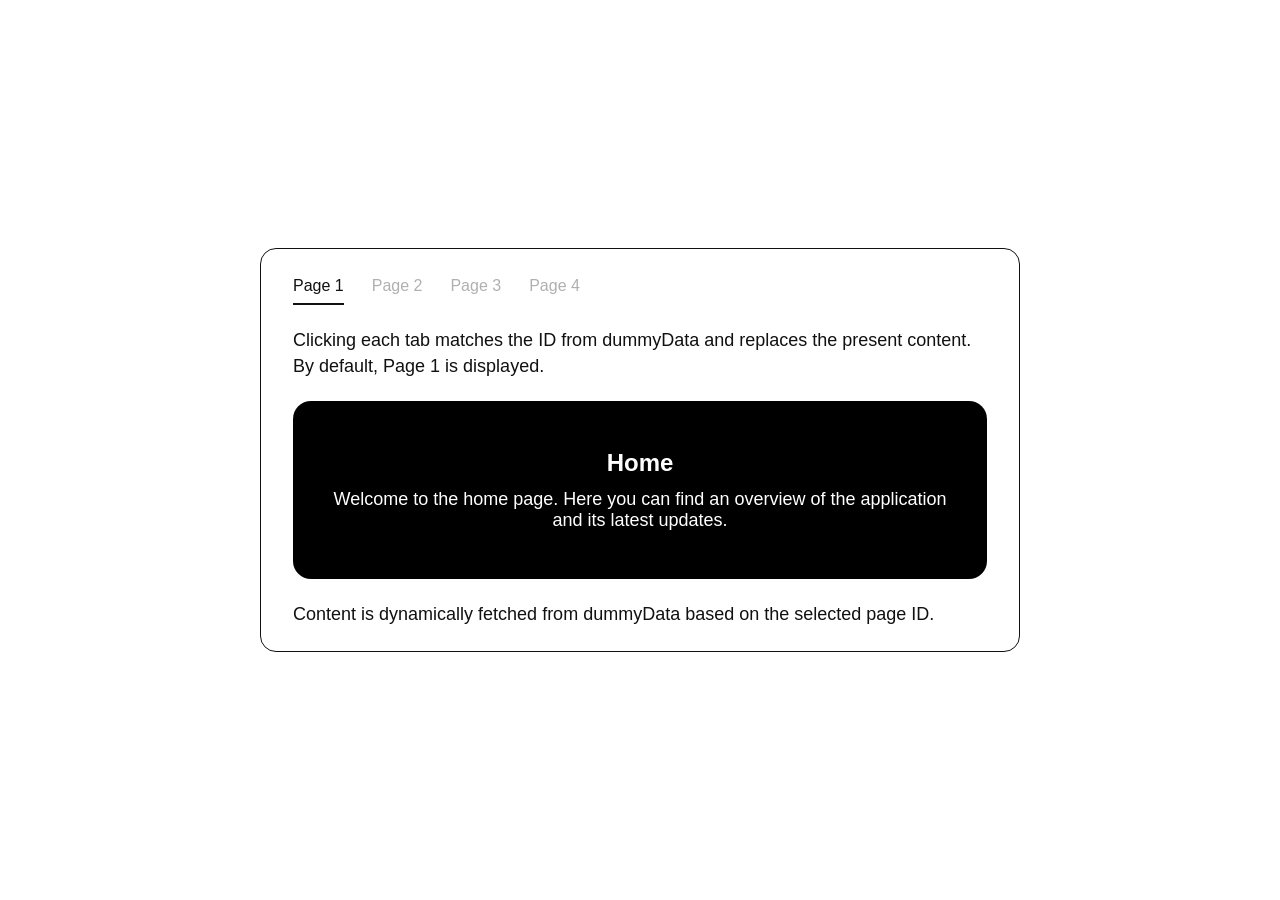
<file: task16/index.html>
<!DOCTYPE html>
<html lang="en">
<head>
  <meta charset="UTF-8">
  <meta name="viewport" content="width=device-width, initial-scale=1.0">
  <title>Tabs</title>
  <link rel="stylesheet" href="style.css">
</head>
<body onload="showPage(1)">
  <main class="card">
    <div class="tabs" role="tablist">
      <button class="tab active" id="tab-1" type="button" onclick="showPage(1)" role="tab">Page 1</button>
      <button class="tab" id="tab-2" type="button" onclick="showPage(2)" role="tab">Page 2</button>
      <button class="tab" id="tab-3" type="button" onclick="showPage(3)" role="tab">Page 3</button>
      <button class="tab" id="tab-4" type="button" onclick="showPage(4)" role="tab">Page 4</button>
    </div>

    <p class="instructions">
      Clicking each tab matches the ID from dummyData and replaces the present content. By default, Page 1 is displayed.
    </p>

    <section class="panel" id="contentDisplay" role="tabpanel"></section>

    <p class="note">Content is dynamically fetched from dummyData based on the selected page ID.</p>
  </main>

  <script src="data.js"></script>
  <script src="script.js"></script>
</body>
</html>
</file>
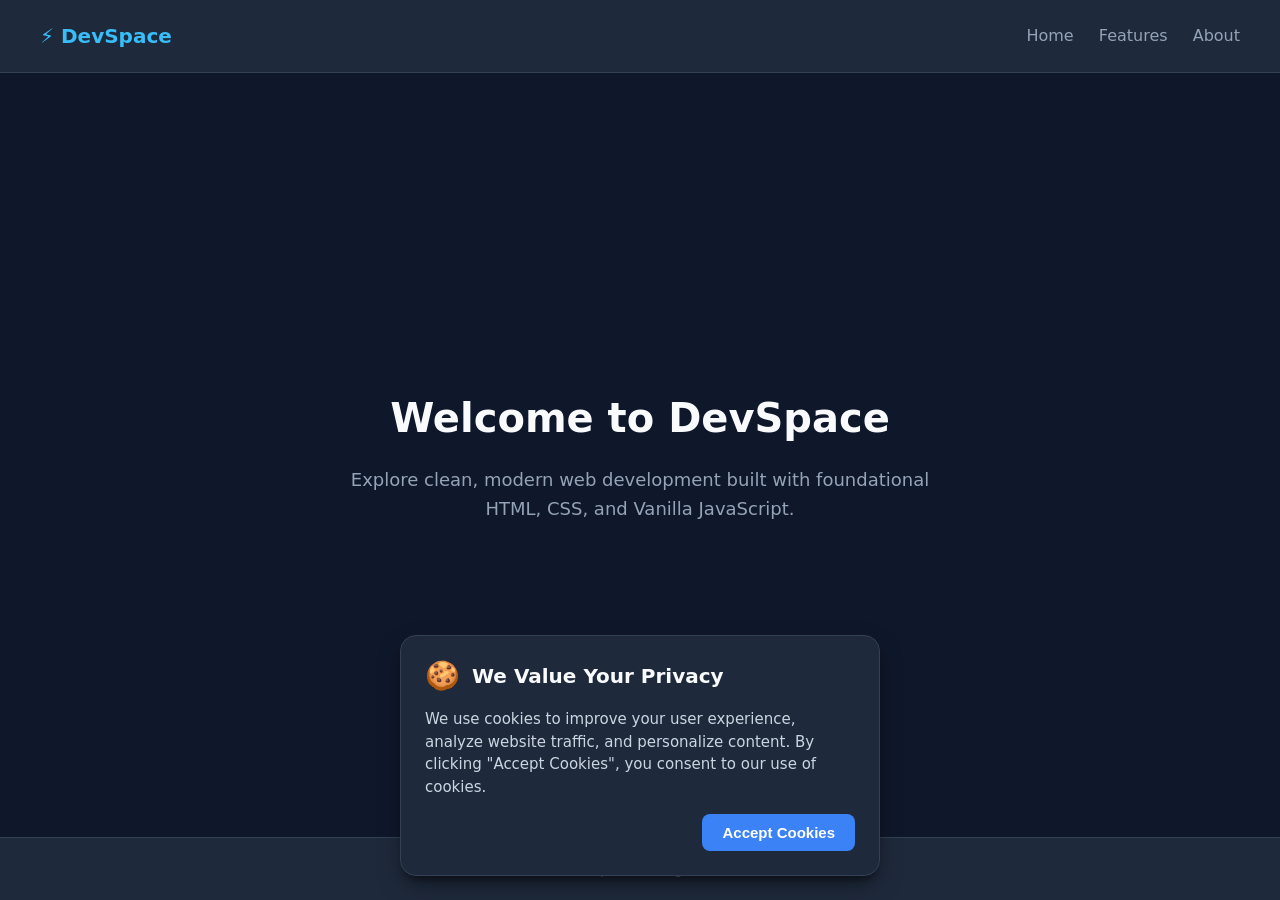
<file: task17/index.html>
<!DOCTYPE html>
<html lang="en">

<head>
  <meta charset="UTF-8">
  <meta name="viewport" content="width=device-width, initial-scale=1.0">
  <title>Cookie Consent Demo</title>
  <link rel="stylesheet" href="style.css">
  <script src="script.js" defer></script>
</head>

<body>

  <!-- Main Webpage Content -->
  <header class="header">
    <div class="logo">⚡ DevSpace</div>
    <nav class="nav">
      <a href="#">Home</a>
      <a href="#">Features</a>
      <a href="#">About</a>
    </nav>
  </header>

  <main class="main-content">
    <section class="hero">
      <h1>Welcome to DevSpace</h1>
      <p>Explore clean, modern web development built with foundational HTML, CSS, and Vanilla JavaScript.</p>
    </section>
  </main>

  <footer class="footer">
    <p>&copy; 2026 DevSpace. All rights reserved.</p>
  </footer>

  <!-- Cookie Consent Popup Container -->
  <div id="cookie-popup" class="cookie-popup" role="dialog" aria-live="polite" aria-labelledby="cookie-heading"
    aria-describedby="cookie-desc">
    <div class="cookie-header">
      <span class="cookie-icon" aria-hidden="true">🍪</span>
      <h2 id="cookie-heading">We Value Your Privacy</h2>
    </div>
    <p id="cookie-desc">
      We use cookies to improve your user experience, analyze website traffic, and personalize content. By clicking
      "Accept Cookies", you consent to our use of cookies.
    </p>
    <div class="cookie-actions">
      <button id="accept-cookies-btn" class="accept-btn" onclick="acceptCookies()">Accept Cookies</button>
    </div>
  </div>

</body>

</html>
</file>
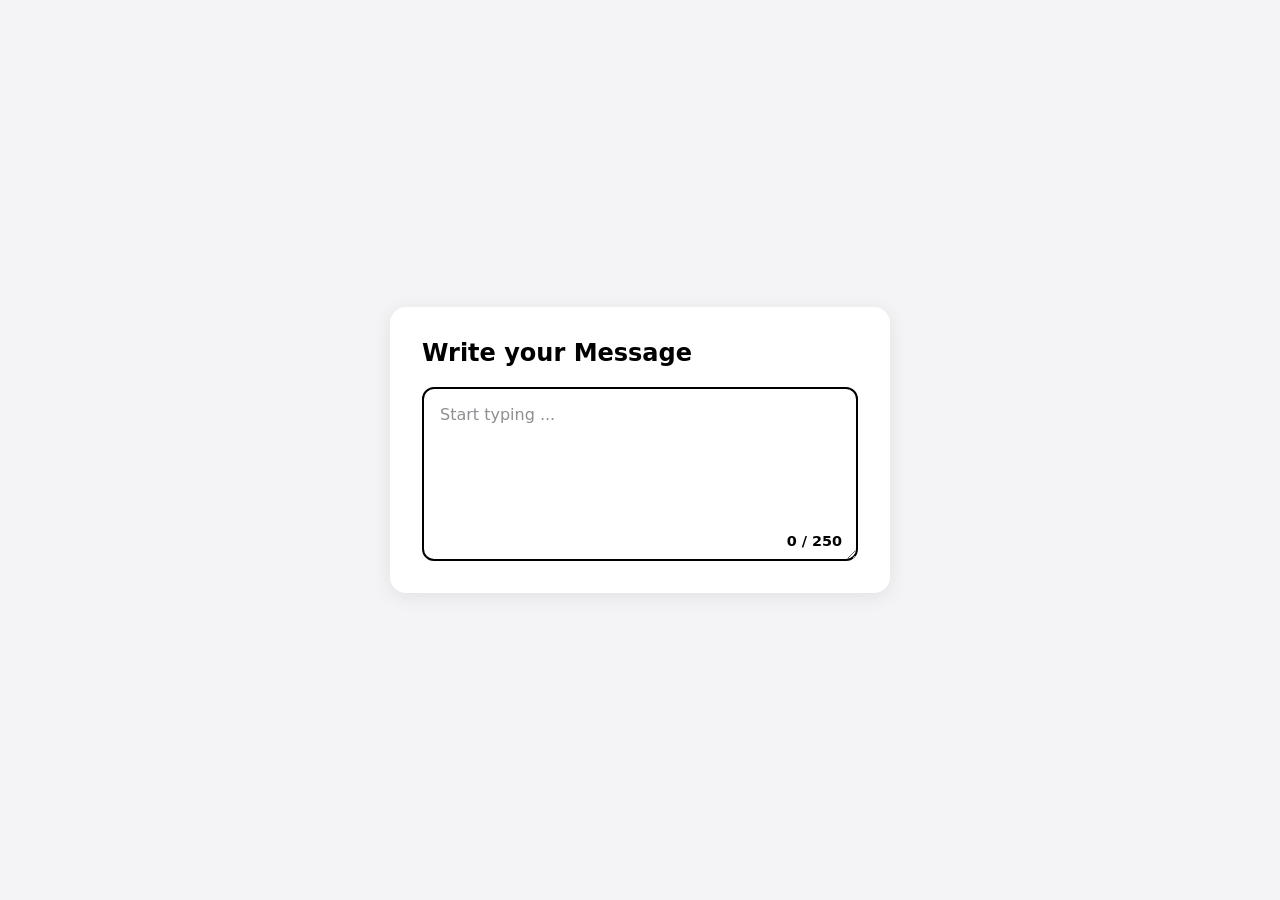
<file: task18/index.html>
<!DOCTYPE html>
<html lang="en">
<head>
  <meta charset="UTF-8">
  <meta name="viewport" content="width=device-width, initial-scale=1.0">
  <title>Character Counter</title>
  <link rel="stylesheet" href="style.css">
  <script src="script.js" defer></script>
</head>
<body>

  <main class="container">
    <h1 class="heading">Write your Message</h1>
    
    <div class="textarea-wrapper">
      <textarea 
        id="message-input" 
        placeholder="Start typing ..." 
        maxlength="250"
        rows="6"
      ></textarea>
      <div id="char-counter" class="char-counter" aria-live="polite">0 / 250</div>
    </div>
  </main>

</body>
</html>
</file>
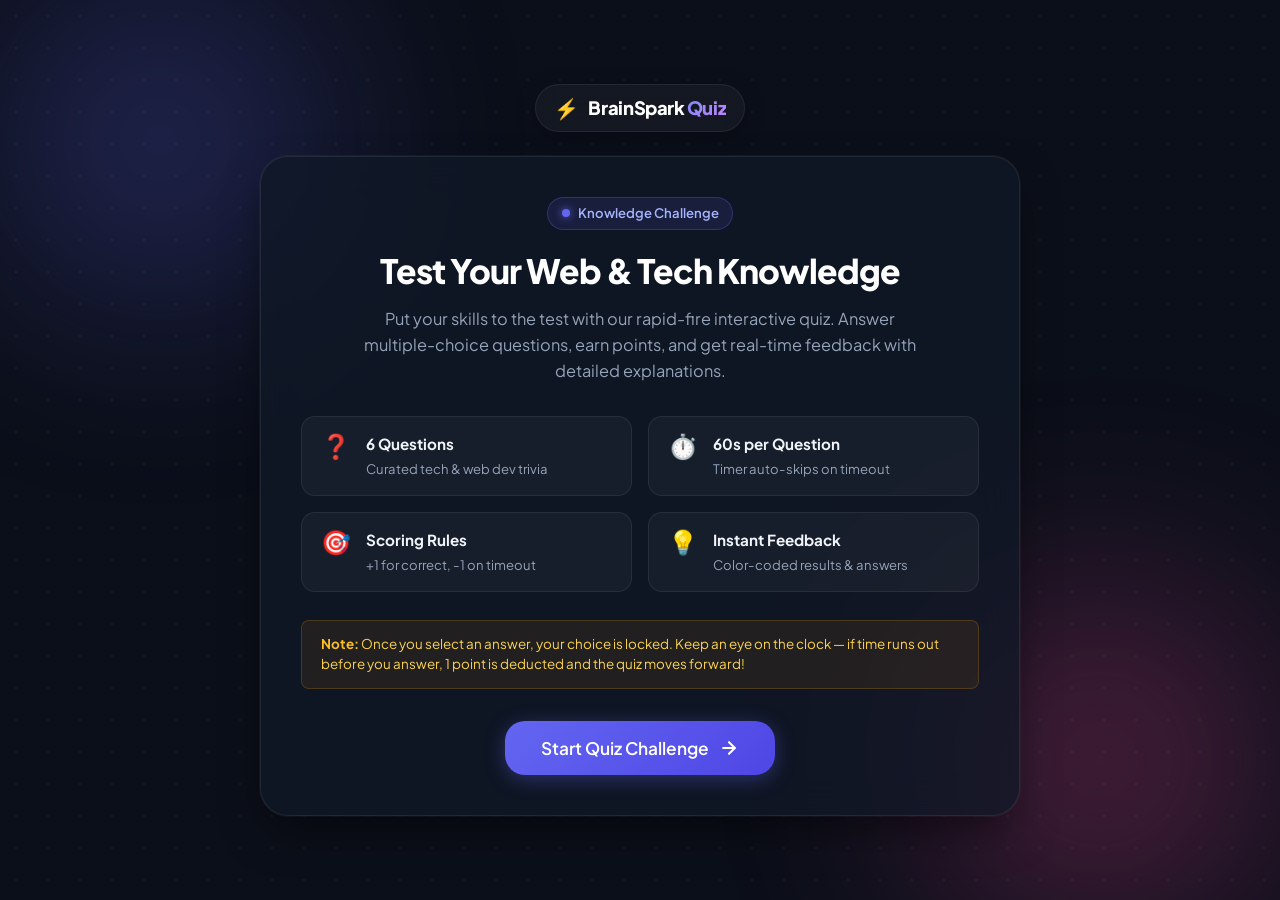
<file: task19/index.html>
<!DOCTYPE html>
<html lang="en">

<head>
  <meta charset="UTF-8">
  <meta name="viewport" content="width=device-width, initial-scale=1.0">
  <meta name="description"
    content="Interactive browser-based quiz with instant feedback, live scoring, and timed challenges.">
  <title>BrainSpark — Interactive Quiz Challenge</title>
  <link rel="preconnect" href="https://fonts.googleapis.com">
  <link rel="preconnect" href="https://fonts.gstatic.com" crossorigin>
  <link
    href="https://fonts.googleapis.com/css2?family=Plus+Jakarta+Sans:wght@400;500;600;700;800&family=JetBrains+Mono:wght@500;700&display=swap"
    rel="stylesheet">
  <link rel="stylesheet" href="styles.css">
  <script src="script.js" defer></script>
</head>

<body>
  <div class="background-decorations" aria-hidden="true">
    <div class="glow-orb orb-1"></div>
    <div class="glow-orb orb-2"></div>
    <div class="grid-overlay"></div>
  </div>

  <main class="app-container">
    <!-- Header / Brand -->
    <header class="app-header">
      <div class="logo">
        <span class="logo-icon">⚡</span>
        <span class="logo-text">BrainSpark<span class="logo-accent">Quiz</span></span>
      </div>
    </header>

    <!-- Screen 1: Start Screen -->
    <section id="start-screen" class="view-panel active" aria-labelledby="start-title">
      <div class="card start-card">
        <div class="badge-pill">
          <span class="pulse-dot"></span>
          <span>Knowledge Challenge</span>
        </div>

        <h1 id="start-title" class="hero-title">Test Your Web & Tech Knowledge</h1>
        <p class="hero-description">
          Put your skills to the test with our rapid-fire interactive quiz. Answer multiple-choice questions, earn
          points, and get real-time feedback with detailed explanations.
        </p>

        <div class="quiz-info-grid">
          <div class="info-card">
            <span class="info-icon">❓</span>
            <div class="info-content">
              <h3>6 Questions</h3>
              <p>Curated tech & web dev trivia</p>
            </div>
          </div>

          <div class="info-card">
            <span class="info-icon">⏱️</span>
            <div class="info-content">
              <h3>60s per Question</h3>
              <p>Timer auto-skips on timeout</p>
            </div>
          </div>

          <div class="info-card">
            <span class="info-icon">🎯</span>
            <div class="info-content">
              <h3>Scoring Rules</h3>
              <p>+1 for correct, -1 on timeout</p>
            </div>
          </div>

          <div class="info-card">
            <span class="info-icon">💡</span>
            <div class="info-content">
              <h3>Instant Feedback</h3>
              <p>Color-coded results & answers</p>
            </div>
          </div>
        </div>

        <div class="rules-summary">
          <p><strong>Note:</strong> Once you select an answer, your choice is locked. Keep an eye on the clock — if time
            runs out before you answer, 1 point is deducted and the quiz moves forward!</p>
        </div>

        <button id="start-btn" class="btn btn-primary btn-large">
          <span>Start Quiz Challenge</span>
          <svg class="btn-arrow" width="20" height="20" viewBox="0 0 24 24" fill="none" stroke="currentColor"
            stroke-width="2.5" stroke-linecap="round" stroke-linejoin="round">
            <line x1="5" y1="12" x2="19" y2="12"></line>
            <polyline points="12 5 19 12 12 19"></polyline>
          </svg>
        </button>
      </div>
    </section>

    <!-- Screen 2: Quiz Question Screen -->
    <section id="quiz-screen" class="view-panel" aria-labelledby="question-text" hidden>
      <div class="card quiz-card">
        <!-- Top Status Bar: Progress, Timer, Live Score -->
        <div class="quiz-top-bar">
          <div class="status-meta">
            <span id="question-tracker" class="meta-badge">Question 1 of 6</span>
            <span id="live-score-badge" class="meta-badge score-badge">Score: 0</span>
          </div>

          <div class="timer-widget" id="timer-widget" role="timer" aria-live="polite">
            <div class="timer-visual-ring">
              <svg width="44" height="44" viewBox="0 0 44 44">
                <circle class="ring-bg" cx="22" cy="22" r="18" />
                <circle id="timer-ring-progress" class="ring-fg" cx="22" cy="22" r="18" />
              </svg>
              <span id="timer-count" class="timer-number">60</span>
            </div>
            <span class="timer-label">sec left</span>
          </div>
        </div>

        <!-- Progress Bar -->
        <div class="progress-bar-container" role="progressbar" aria-valuenow="1" aria-valuemin="1" aria-valuemax="6"
          id="progress-container">
          <div id="progress-fill" class="progress-fill" style="width: 16.66%;"></div>
        </div>

        <!-- Question Body -->
        <div class="question-body">
          <div id="category-tag" class="category-tag">Web Development</div>
          <h2 id="question-text" class="question-title">Question loading...</h2>
        </div>

        <!-- Answer Options Buttons -->
        <div id="options-container" class="options-grid" role="group" aria-label="Answer options">
          <!-- Dynamic Answer Buttons injected here -->
        </div>

        <!-- Feedback & Explanation Banner -->
        <div id="feedback-banner" class="feedback-banner" hidden>
          <div class="feedback-header">
            <span id="feedback-icon" class="feedback-icon">✓</span>
            <span id="feedback-title" class="feedback-title">Correct! Well done.</span>
          </div>
          <p id="feedback-explanation" class="feedback-explanation"></p>
        </div>

        <!-- Action footer (Next Question button) -->
        <div class="quiz-footer">
          <button id="next-btn" class="btn btn-primary" hidden>
            <span id="next-btn-text">Next Question</span>
            <svg class="btn-arrow" width="18" height="18" viewBox="0 0 24 24" fill="none" stroke="currentColor"
              stroke-width="2.5" stroke-linecap="round" stroke-linejoin="round">
              <line x1="5" y1="12" x2="19" y2="12"></line>
              <polyline points="12 5 19 12 12 19"></polyline>
            </svg>
          </button>
        </div>
      </div>
    </section>

    <!-- Screen 3: Results & Review Screen -->
    <section id="results-screen" class="view-panel" aria-labelledby="results-title" hidden>
      <div class="card results-card">
        <!-- Results Header & Score Celebration -->
        <div class="results-header">
          <div id="result-icon-badge" class="result-icon-badge">🏆</div>
          <h1 id="results-title" class="hero-title">Quiz Completed!</h1>
          <p id="results-subtitle" class="results-subtitle">Here is how you performed across all questions.</p>
        </div>

        <!-- Highlight Score Banner -->
        <div class="score-showcase">
          <div class="score-circle-display">
            <span id="final-score-val" class="score-large">0</span>
            <span id="final-max-score" class="score-denom">/ 6 pts</span>
          </div>
          <div class="score-grade-text">
            <span id="score-grade-badge" class="grade-badge">Great Effort!</span>
            <span id="score-accuracy" class="accuracy-text">Accuracy: 0%</span>
          </div>
        </div>

        <!-- Performance Stats Cards -->
        <div class="stats-grid">
          <div class="stat-pill correct-stat">
            <span class="stat-icon">✓</span>
            <div>
              <span id="stat-correct-count" class="stat-val">0</span>
              <span class="stat-lbl">Correct (+1 each)</span>
            </div>
          </div>

          <div class="stat-pill wrong-stat">
            <span class="stat-icon">✕</span>
            <div>
              <span id="stat-wrong-count" class="stat-val">0</span>
              <span class="stat-lbl">Incorrect (0 pts)</span>
            </div>
          </div>

          <div class="stat-pill timeout-stat">
            <span class="stat-icon">⏱️</span>
            <div>
              <span id="stat-timeout-count" class="stat-val">0</span>
              <span class="stat-lbl">Timed Out (-1 each)</span>
            </div>
          </div>
        </div>

        <!-- Full Results Breakdown Accordion/List -->
        <div class="review-section">
          <h2 class="review-title">Detailed Question Review</h2>
          <div id="review-list" class="review-list">
            <!-- Review items injected dynamically by JS -->
          </div>
        </div>

        <!-- Retake / Restart Button -->
        <div class="results-actions">
          <button id="restart-btn" class="btn btn-primary btn-large">
            <svg width="20" height="20" viewBox="0 0 24 24" fill="none" stroke="currentColor" stroke-width="2.5"
              stroke-linecap="round" stroke-linejoin="round">
              <polyline points="1 4 1 10 7 10"></polyline>
              <polyline points="23 20 23 14 17 14"></polyline>
              <path d="M20.49 9A9 9 0 0 0 5.64 5.64L1 10m22 4l-4.64 4.36A9 9 0 0 1 3.51 15"></path>
            </svg>
            <span>Retake Quiz</span>
          </button>
        </div>
      </div>
    </section>
  </main>
</body>

</html>
</file>
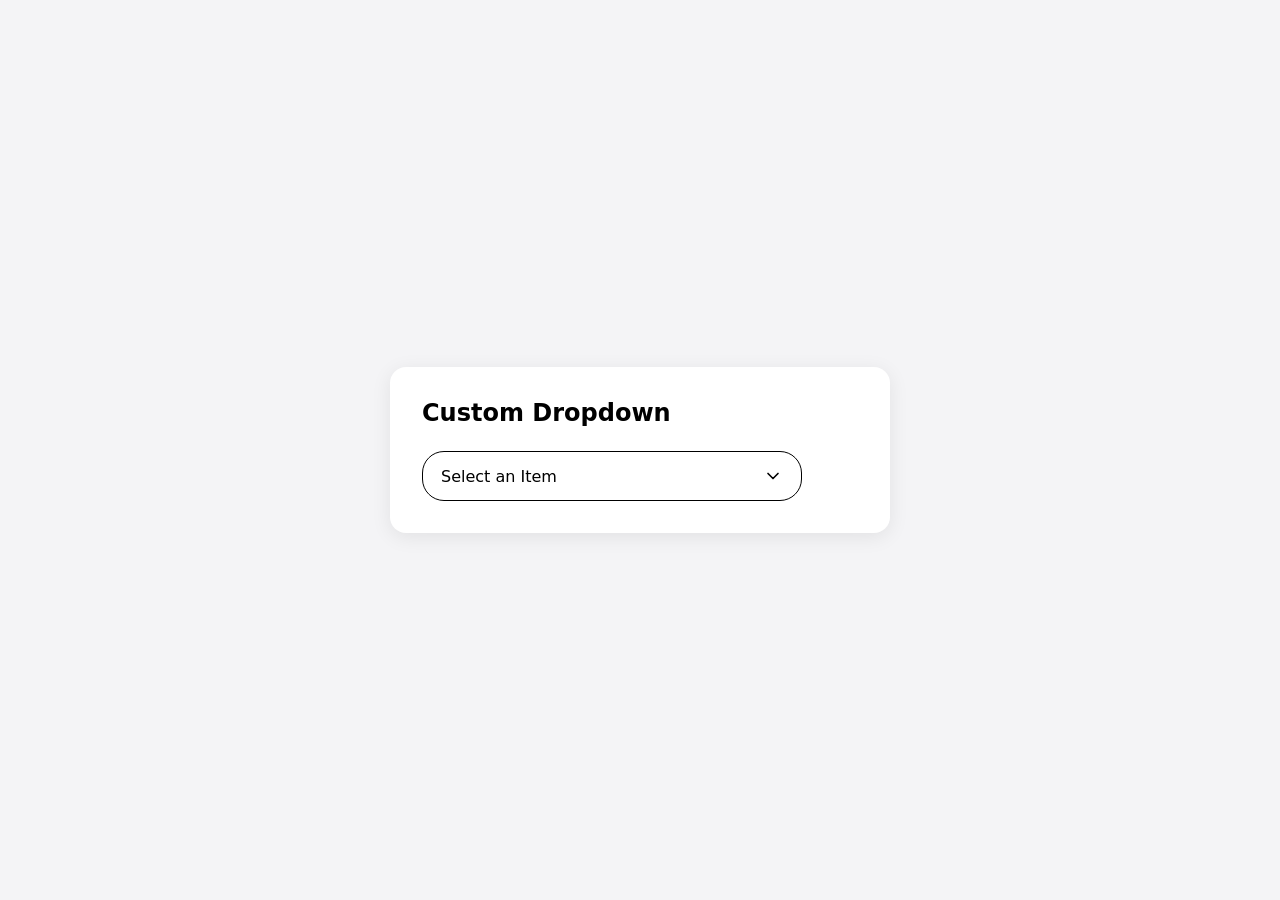
<file: task21/index.html>
<!DOCTYPE html>
<html lang="en">

<head>
  <meta charset="UTF-8">
  <meta name="viewport" content="width=device-width, initial-scale=1.0">
  <title>Custom Dropdown</title>
  <link rel="stylesheet" href="style.css">
  <script src="script.js" defer></script>
</head>

<body>

  <main class="container">
    <h1 class="heading">Custom Dropdown</h1>

    <div class="dropdown" id="dropdown">
      <button type="button" id="dropdown-trigger" class="dropdown__trigger" aria-haspopup="listbox"
        aria-expanded="false" aria-controls="dropdown-list">
        <span id="dropdown-label" class="dropdown__label is-placeholder">Select an Item</span>
        <span class="dropdown__chevron" aria-hidden="true">
          <svg width="20" height="20" viewBox="0 0 24 24" fill="none" stroke="currentColor" stroke-width="2"
            stroke-linecap="round" stroke-linejoin="round">
            <polyline points="6 9 12 15 18 9"></polyline>
          </svg>
        </span>
      </button>

      <ul id="dropdown-list" class="dropdown__list" role="listbox" hidden>
        <li class="dropdown__option" role="option" aria-selected="false">
          <span class="dropdown__option-text">First Item</span>
          <span class="option-check" aria-hidden="true">
            <svg width="12" height="12" viewBox="0 0 24 24" fill="none" stroke="#ffffff" stroke-width="3"
              stroke-linecap="round" stroke-linejoin="round">
              <polyline points="20 6 9 17 4 12"></polyline>
            </svg>
          </span>
        </li>
        <li class="dropdown__option" role="option" aria-selected="false">
          <span class="dropdown__option-text">Second Item</span>
          <span class="option-check" aria-hidden="true">
            <svg width="12" height="12" viewBox="0 0 24 24" fill="none" stroke="#ffffff" stroke-width="3"
              stroke-linecap="round" stroke-linejoin="round">
              <polyline points="20 6 9 17 4 12"></polyline>
            </svg>
          </span>
        </li>
        <li class="dropdown__option" role="option" aria-selected="false">
          <span class="dropdown__option-text">Third Item</span>
          <span class="option-check" aria-hidden="true">
            <svg width="12" height="12" viewBox="0 0 24 24" fill="none" stroke="#ffffff" stroke-width="3"
              stroke-linecap="round" stroke-linejoin="round">
              <polyline points="20 6 9 17 4 12"></polyline>
            </svg>
          </span>
        </li>
        <li class="dropdown__option" role="option" aria-selected="false">
          <span class="dropdown__option-text">Fourth Item</span>
          <span class="option-check" aria-hidden="true">
            <svg width="12" height="12" viewBox="0 0 24 24" fill="none" stroke="#ffffff" stroke-width="3"
              stroke-linecap="round" stroke-linejoin="round">
              <polyline points="20 6 9 17 4 12"></polyline>
            </svg>
          </span>
        </li>
        <li class="dropdown__option" role="option" aria-selected="false">
          <span class="dropdown__option-text">Fifth Item</span>
          <span class="option-check" aria-hidden="true">
            <svg width="12" height="12" viewBox="0 0 24 24" fill="none" stroke="#ffffff" stroke-width="3"
              stroke-linecap="round" stroke-linejoin="round">
              <polyline points="20 6 9 17 4 12"></polyline>
            </svg>
          </span>
        </li>
      </ul>
    </div>
  </main>

</body>

</html>
</file>
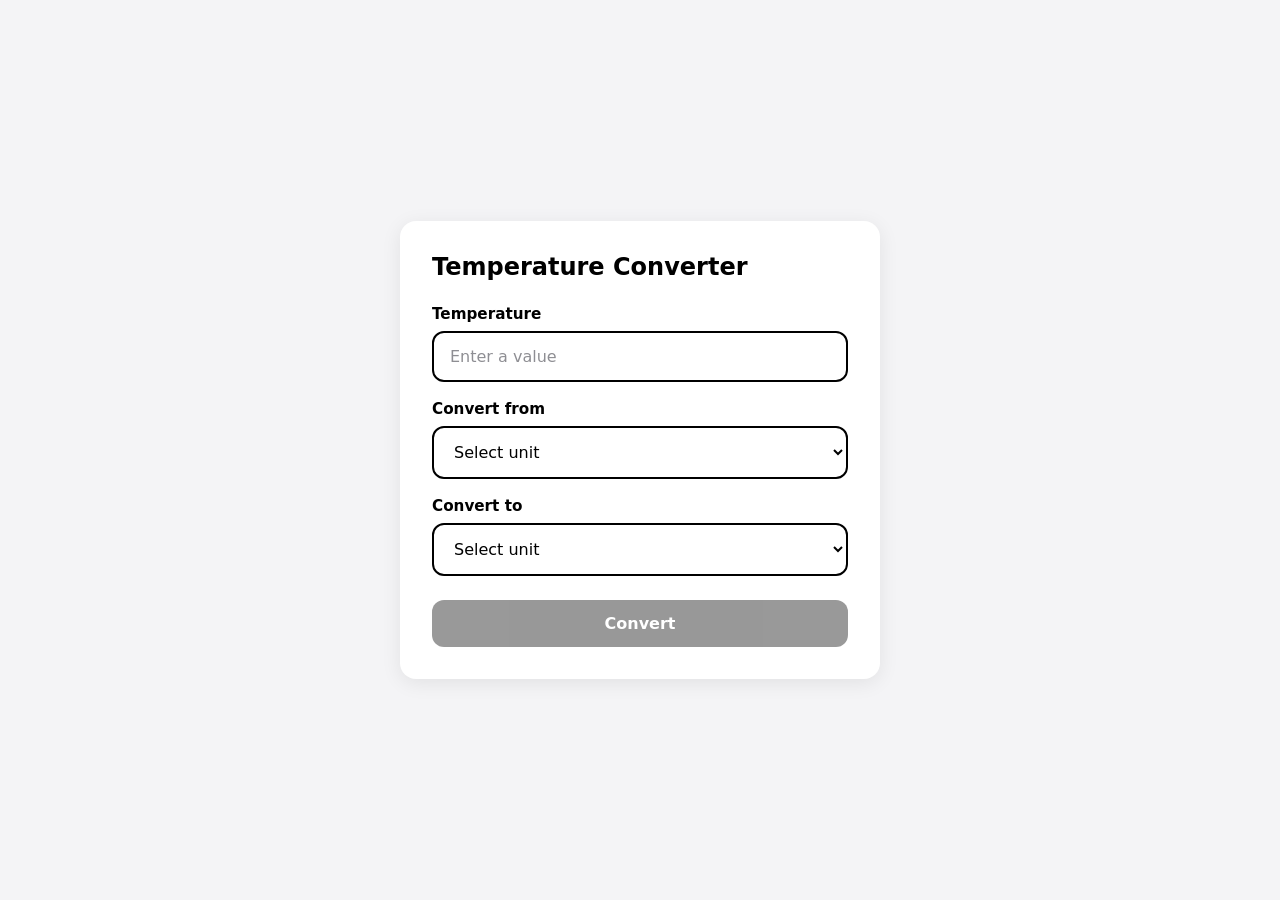
<file: task23/index.html>
<!DOCTYPE html>
<html lang="en">

<head>
  <meta charset="UTF-8">
  <meta name="viewport" content="width=device-width, initial-scale=1.0">
  <title>Temperature Converter</title>
  <link rel="stylesheet" href="style.css">
  <script src="script.js" defer></script>
</head>

<body>

  <main class="container">
    <h1 class="heading">Temperature Converter</h1>

    <form id="converter-form" class="converter-form" novalidate>
      <div class="field">
        <label class="field__label" for="temperature-input">Temperature</label>
        <input type="number" id="temperature-input" class="field__input" placeholder="Enter a value" step="any"
          inputmode="decimal">
      </div>

      <div class="field">
        <label class="field__label" for="from-unit">Convert from</label>
        <select id="from-unit" class="field__select" aria-label="Unit to convert from"></select>
      </div>

      <div class="field">
        <label class="field__label" for="to-unit">Convert to</label>
        <select id="to-unit" class="field__select" aria-label="Unit to convert to"></select>
      </div>

      <button type="button" id="convert-btn" class="convert-btn" disabled>Convert</button>
    </form>

    <p id="result-output" class="result-output" aria-live="polite" hidden></p>
  </main>

</body>

</html>
</file>
<file: task16/style.css>
* {
  box-sizing: border-box;
}

body {
  margin: 0;
  min-height: 100vh;
  display: grid;
  place-items: center;
  font-family: Arial, Helvetica, sans-serif;
  background: #fff;
  color: #111;
}

.card {
  width: min(760px, calc(100% - 32px));
  padding: 28px 32px 24px;
  border: 1px solid #111;
  border-radius: 16px;
}

.tabs {
  display: flex;
  gap: 28px;
}

.tab {
  padding: 0 0 8px;
  border: 0;
  border-bottom: 2px solid transparent;
  background: none;
  color: #b0b0b0;
  font: inherit;
  font-size: 16px;
  cursor: pointer;
}

.tab.active {
  color: #111;
  border-bottom-color: #111;
}

.instructions,
.note {
  margin: 22px 0 0;
  font-size: 18px;
  line-height: 1.45;
}

.panel {
  margin-top: 22px;
  min-height: 150px;
  padding: 48px 24px;
  border-radius: 18px;
  background: #000;
  color: #fff;
  text-align: center;
  font-size: 18px;
}

.panel h2 {
  margin: 0 0 12px;
  font-size: 24px;
}

.panel p {
  margin: 0;
}

.panel p + p {
  margin-top: 12px;
}

.panel[hidden] {
  display: none;
}
</file>
<file: task17/style.css>
/* ==========================================
   Global Reset & Base Styles
   ========================================== */
* {
  box-sizing: border-box;
  margin: 0;
  padding: 0;
}

body {
  font-family: system-ui, -apple-system, BlinkMacSystemFont, 'Segoe UI', Roboto, Oxygen, Ubuntu, Cantarell, sans-serif;
  background-color: #0f172a;
  /* Dark webpage background */
  color: #f8fafc;
  line-height: 1.6;
  min-height: 100vh;
  display: flex;
  flex-direction: column;
}

/* ==========================================
   Header & Navigation
   ========================================== */
.header {
  display: flex;
  justify-content: space-between;
  align-items: center;
  padding: 20px 40px;
  background-color: #1e293b;
  border-bottom: 1px solid #334155;
}

.logo {
  font-size: 1.25rem;
  font-weight: 700;
  color: #38bdf8;
}

.nav a {
  color: #94a3b8;
  text-decoration: none;
  margin-left: 20px;
  font-weight: 500;
  transition: color 0.2s ease;
}

.nav a:hover {
  color: #f8fafc;
}

/* ==========================================
   Main Content Area
   ========================================== */
.main-content {
  flex: 1;
  display: flex;
  justify-content: center;
  align-items: center;
  padding: 40px 20px;
  text-align: center;
}

.hero h1 {
  font-size: 2.5rem;
  margin-bottom: 16px;
  color: #f8fafc;
}

.hero p {
  font-size: 1.125rem;
  color: #94a3b8;
  max-width: 600px;
  margin: 0 auto;
}

/* ==========================================
   Footer
   ========================================== */
.footer {
  text-align: center;
  padding: 20px;
  background-color: #1e293b;
  color: #64748b;
  font-size: 0.875rem;
  border-top: 1px solid #334155;
}

/* ==========================================
   Cookie Consent Popup Styling
   ========================================== */
.cookie-popup {
  /* Positioning near the bottom center of the viewport */
  position: fixed;
  bottom: 24px;
  left: 50%;
  transform: translateX(-50%);

  /* Responsive Width & Sizing */
  width: calc(100% - 32px);
  max-width: 480px;

  /* Slightly lighter dark background for contrast */
  background-color: #1e293b;
  border: 1px solid #334155;
  border-radius: 16px;
  padding: 24px;

  /* Subtle Box Shadow for Depth */
  box-shadow: 0 10px 25px -5px rgba(0, 0, 0, 0.5), 0 8px 10px -6px rgba(0, 0, 0, 0.5);

  /* Flexbox Layout for Internal Spacing */
  display: flex;
  flex-direction: column;
  gap: 16px;

  /* Smooth appearance */
  z-index: 1000;
}

.cookie-header {
  display: flex;
  align-items: center;
  gap: 12px;
}

.cookie-icon {
  font-size: 1.75rem;
  line-height: 1;
}

.cookie-header h2 {
  font-size: 1.25rem;
  font-weight: 600;
  color: #f8fafc;
}

.cookie-popup p {
  font-size: 0.9375rem;
  color: #cbd5e1;
  line-height: 1.5;
}

/* Button Container & Accept Button */
.cookie-actions {
  display: flex;
  justify-content: flex-end;
}

.accept-btn {
  background-color: #3b82f6;
  /* Contrasting primary blue color */
  color: #ffffff;
  border: none;
  border-radius: 8px;
  padding: 10px 20px;
  font-size: 0.9375rem;
  font-weight: 600;
  cursor: pointer;
  transition: background-color 0.2s ease, transform 0.15s ease, box-shadow 0.2s ease;
}

/* Button Hover State */
.accept-btn:hover {
  background-color: #2563eb;
  transform: translateY(-2px);
  box-shadow: 0 4px 12px rgba(59, 130, 246, 0.4);
}

/* Button Active & Focus States */
.accept-btn:active {
  transform: translateY(0);
}

.accept-btn:focus-visible {
  outline: 2px solid #60a5fa;
  outline-offset: 2px;
}

/* Responsive adjustment for small screens */
@media (max-width: 480px) {
  .cookie-popup {
    bottom: 16px;
    padding: 20px;
  }

  .accept-btn {
    width: 100%;
    /* Full width button on small mobile screens */
    text-align: center;
  }
}
</file>
<file: task18/style.css>
/* Global Reset & Base Styles */
* {
  box-sizing: border-box;
  margin: 0;
  padding: 0;
}

body {
  font-family: system-ui, -apple-system, BlinkMacSystemFont, 'Segoe UI', Roboto, sans-serif;
  background-color: #f4f4f6;
  color: #000000;
  min-height: 100vh;
  display: flex;
  justify-content: center;
  align-items: center;
  padding: 20px;
}

/* Card Container */
.container {
  background-color: #ffffff;
  width: 100%;
  max-width: 500px;
  padding: 32px;
  border-radius: 16px;
  box-shadow: 0 4px 20px rgba(0, 0, 0, 0.08);
}

/* Heading */
.heading {
  font-size: 1.5rem;
  font-weight: 700;
  color: #000000;
  margin-bottom: 20px;
}

/* Textarea Wrapper */
.textarea-wrapper {
  position: relative;
  display: flex;
  flex-direction: column;
}

/* Textarea Element */
textarea {
  width: 100%;
  min-height: 160px;
  padding: 16px;
  padding-bottom: 40px; /* Space for bottom-right counter */
  font-size: 1rem;
  font-family: inherit;
  color: #000000;
  background-color: #ffffff;
  border: 2px solid #000000;
  border-radius: 12px;
  outline: none;
  resize: vertical;
  transition: border-color 0.2s ease;
}

textarea::placeholder {
  color: #8e8e93;
}

/* Character Counter (positioned bottom-right) */
.char-counter {
  position: absolute;
  bottom: 12px;
  right: 16px;
  font-size: 0.9rem;
  font-weight: 600;
  color: #000000;
  pointer-events: none;
  transition: color 0.2s ease;
}

/* Mobile Responsiveness */
@media (max-width: 480px) {
  .container {
    padding: 20px;
    border-radius: 12px;
  }

  .heading {
    font-size: 1.25rem;
    margin-bottom: 16px;
  }

  textarea {
    min-height: 140px;
    font-size: 0.95rem;
    padding: 12px;
    padding-bottom: 36px;
  }
}
</file>
<file: task19/styles.css>
/* ==========================================================================
   BrainSpark Quiz - Premium Design System & Styles
   ========================================================================== */

:root {
  /* Color Palette */
  --bg-dark: #0b0f19;
  --bg-card: rgba(17, 24, 39, 0.75);
  --bg-card-border: rgba(255, 255, 255, 0.08);
  --bg-card-hover: rgba(30, 41, 59, 0.85);

  --text-main: #f8fafc;
  --text-muted: #94a3b8;
  --text-dim: #64748b;

  /* Accent Colors */
  --primary: #6366f1;
  --primary-hover: #4f46e5;
  --primary-glow: rgba(99, 102, 241, 0.35);

  /* Feedback Colors */
  --correct: #10b981;
  --correct-bg: rgba(16, 185, 129, 0.15);
  --correct-border: #059669;
  --correct-glow: rgba(16, 185, 129, 0.4);

  --wrong: #f43f5e;
  --wrong-bg: rgba(244, 63, 94, 0.15);
  --wrong-border: #e11d48;
  --wrong-glow: rgba(244, 63, 94, 0.4);

  --warning: #f59e0b;
  --warning-bg: rgba(245, 158, 11, 0.15);

  /* Neutral Surface */
  --surface-alt: rgba(255, 255, 255, 0.04);
  --surface-border: rgba(255, 255, 255, 0.07);

  /* Typography */
  --font-sans: 'Plus Jakarta Sans', -apple-system, BlinkMacSystemFont, 'Segoe UI', Roboto, sans-serif;
  --font-mono: 'JetBrains Mono', monospace;

  /* Radius & Transitions */
  --radius-sm: 8px;
  --radius-md: 14px;
  --radius-lg: 20px;
  --radius-xl: 28px;
  --transition: all 0.25s cubic-bezier(0.16, 1, 0.3, 1);
}

/* ---------------- CSS Reset & Base ---------------- */
*, *::before, *::after {
  box-sizing: border-box;
  margin: 0;
  padding: 0;
}

body {
  font-family: var(--font-sans);
  background-color: var(--bg-dark);
  color: var(--text-main);
  min-height: 100vh;
  display: flex;
  flex-direction: column;
  justify-content: center;
  align-items: center;
  overflow-x: hidden;
  position: relative;
  line-height: 1.5;
  padding: 1.5rem 1rem;
}

/* Background Ambient Orbs & Subtle Grid */
.background-decorations {
  position: fixed;
  inset: 0;
  pointer-events: none;
  z-index: 0;
  overflow: hidden;
}

.glow-orb {
  position: absolute;
  border-radius: 50%;
  filter: blur(100px);
  opacity: 0.4;
  animation: floatOrb 12s ease-in-out infinite alternate;
}

.orb-1 {
  width: 480px;
  height: 480px;
  top: -100px;
  left: -80px;
  background: radial-gradient(circle, #6366f1 0%, rgba(99, 102, 241, 0) 70%);
}

.orb-2 {
  width: 520px;
  height: 520px;
  bottom: -120px;
  right: -80px;
  background: radial-gradient(circle, #ec4899 0%, rgba(236, 72, 153, 0) 70%);
  animation-duration: 16s;
  animation-delay: -3s;
}

.grid-overlay {
  position: absolute;
  inset: 0;
  background-image: radial-gradient(rgba(255, 255, 255, 0.05) 1px, transparent 1px);
  background-size: 32px 32px;
}

@keyframes floatOrb {
  0% { transform: translate(0, 0) scale(1); }
  50% { transform: translate(40px, 30px) scale(1.08); }
  100% { transform: translate(-30px, 50px) scale(0.95); }
}

/* ---------------- App Container & Layout ---------------- */
.app-container {
  width: 100%;
  max-width: 760px;
  position: relative;
  z-index: 1;
  display: flex;
  flex-direction: column;
  align-items: center;
}

/* Header */
.app-header {
  margin-bottom: 1.5rem;
  display: flex;
  justify-content: center;
}

.logo {
  display: inline-flex;
  align-items: center;
  gap: 0.6rem;
  padding: 0.5rem 1.1rem;
  background: rgba(255, 255, 255, 0.04);
  border: 1px solid var(--surface-border);
  border-radius: 9999px;
  backdrop-filter: blur(12px);
  box-shadow: 0 4px 20px rgba(0, 0, 0, 0.25);
}

.logo-icon {
  font-size: 1.25rem;
  display: inline-block;
  animation: pulseIcon 2s infinite ease-in-out;
}

.logo-text {
  font-weight: 800;
  font-size: 1.15rem;
  letter-spacing: -0.02em;
  color: #fff;
}

.logo-accent {
  background: linear-gradient(135deg, #818cf8, #c084fc);
  -webkit-background-clip: text;
  -webkit-text-fill-color: transparent;
  margin-left: 2px;
}

@keyframes pulseIcon {
  0%, 100% { transform: scale(1); }
  50% { transform: scale(1.15); }
}

/* ---------------- Panel & Card System ---------------- */
.view-panel {
  width: 100%;
  display: none;
  animation: fadeIn 0.4s cubic-bezier(0.16, 1, 0.3, 1) forwards;
}

.view-panel.active {
  display: block;
}

[hidden] {
  display: none !important;
}

@keyframes fadeIn {
  from {
    opacity: 0;
    transform: translateY(14px) scale(0.99);
  }
  to {
    opacity: 1;
    transform: translateY(0) scale(1);
  }
}

.card {
  background: var(--bg-card);
  backdrop-filter: blur(20px);
  -webkit-backdrop-filter: blur(20px);
  border: 1px solid var(--bg-card-border);
  border-radius: var(--radius-xl);
  padding: 2.5rem;
  box-shadow: 0 20px 45px -10px rgba(0, 0, 0, 0.55),
              0 0 0 1px rgba(255, 255, 255, 0.05);
  position: relative;
  overflow: hidden;
}

/* ---------------- Start Card ---------------- */
.start-card {
  text-align: center;
  display: flex;
  flex-direction: column;
  align-items: center;
}

.badge-pill {
  display: inline-flex;
  align-items: center;
  gap: 0.5rem;
  padding: 0.35rem 0.85rem;
  border-radius: 9999px;
  background: rgba(99, 102, 241, 0.12);
  border: 1px solid rgba(99, 102, 241, 0.3);
  font-size: 0.82rem;
  font-weight: 600;
  color: #a5b4fc;
  margin-bottom: 1.25rem;
}

.pulse-dot {
  width: 8px;
  height: 8px;
  border-radius: 50%;
  background: #6366f1;
  box-shadow: 0 0 8px #6366f1;
  animation: dotPulse 1.8s infinite;
}

@keyframes dotPulse {
  0% { transform: scale(0.9); opacity: 0.7; }
  50% { transform: scale(1.3); opacity: 1; box-shadow: 0 0 12px #818cf8; }
  100% { transform: scale(0.9); opacity: 0.7; }
}

.hero-title {
  font-size: 2.1rem;
  font-weight: 800;
  letter-spacing: -0.03em;
  color: #fff;
  line-height: 1.2;
  margin-bottom: 1rem;
}

.hero-description {
  color: var(--text-muted);
  font-size: 1.02rem;
  max-width: 580px;
  line-height: 1.6;
  margin-bottom: 2rem;
}

.quiz-info-grid {
  display: grid;
  grid-template-columns: repeat(2, 1fr);
  gap: 1rem;
  width: 100%;
  margin-bottom: 1.75rem;
  text-align: left;
}

.info-card {
  display: flex;
  align-items: flex-start;
  gap: 0.9rem;
  padding: 1rem 1.2rem;
  background: var(--surface-alt);
  border: 1px solid var(--surface-border);
  border-radius: var(--radius-md);
  transition: var(--transition);
}

.info-card:hover {
  background: rgba(255, 255, 255, 0.07);
  transform: translateY(-2px);
}

.info-icon {
  font-size: 1.5rem;
  line-height: 1;
}

.info-content h3 {
  font-size: 0.95rem;
  font-weight: 700;
  color: #f1f5f9;
  margin-bottom: 0.2rem;
}

.info-content p {
  font-size: 0.82rem;
  color: var(--text-muted);
}

.rules-summary {
  width: 100%;
  padding: 0.85rem 1.2rem;
  border-radius: var(--radius-sm);
  background: rgba(245, 158, 11, 0.08);
  border: 1px solid rgba(245, 158, 11, 0.2);
  color: #fcd34d;
  font-size: 0.84rem;
  line-height: 1.5;
  margin-bottom: 2rem;
  text-align: left;
}

.rules-summary strong {
  color: #fbbf24;
}

/* ---------------- Buttons ---------------- */
.btn {
  display: inline-flex;
  align-items: center;
  justify-content: center;
  gap: 0.6rem;
  padding: 0.85rem 1.75rem;
  font-family: var(--font-sans);
  font-size: 1rem;
  font-weight: 600;
  border-radius: var(--radius-md);
  border: none;
  cursor: pointer;
  transition: var(--transition);
  text-decoration: none;
  user-select: none;
}

.btn-primary {
  background: linear-gradient(135deg, #6366f1 0%, #4f46e5 100%);
  color: #ffffff;
  box-shadow: 0 4px 20px var(--primary-glow);
}

.btn-primary:hover {
  background: linear-gradient(135deg, #4f46e5 0%, #4338ca 100%);
  transform: translateY(-2px);
  box-shadow: 0 8px 25px rgba(99, 102, 241, 0.5);
}

.btn-primary:active {
  transform: translateY(0);
}

.btn-large {
  padding: 1rem 2.25rem;
  font-size: 1.08rem;
  border-radius: var(--radius-lg);
}

.btn-arrow {
  transition: transform 0.25s ease;
}

.btn:hover .btn-arrow {
  transform: translateX(4px);
}

/* ---------------- Quiz Card (Active Game) ---------------- */
.quiz-top-bar {
  display: flex;
  justify-content: space-between;
  align-items: center;
  margin-bottom: 1.25rem;
}

.status-meta {
  display: flex;
  align-items: center;
  gap: 0.75rem;
}

.meta-badge {
  padding: 0.35rem 0.85rem;
  border-radius: 9999px;
  background: var(--surface-alt);
  border: 1px solid var(--surface-border);
  font-size: 0.85rem;
  font-weight: 600;
  color: var(--text-muted);
}

.score-badge {
  background: rgba(99, 102, 241, 0.12);
  border-color: rgba(99, 102, 241, 0.3);
  color: #c7d2fe;
}

/* Circular Timer Widget */
.timer-widget {
  display: flex;
  align-items: center;
  gap: 0.55rem;
  padding: 0.3rem 0.75rem 0.3rem 0.4rem;
  background: var(--surface-alt);
  border: 1px solid var(--surface-border);
  border-radius: 9999px;
  transition: var(--transition);
}

.timer-visual-ring {
  position: relative;
  width: 44px;
  height: 44px;
  display: flex;
  align-items: center;
  justify-content: center;
}

.timer-visual-ring svg {
  transform: rotate(-90deg);
}

.ring-bg {
  fill: none;
  stroke: rgba(255, 255, 255, 0.1);
  stroke-width: 3.5;
}

.ring-fg {
  fill: none;
  stroke: #6366f1;
  stroke-width: 3.5;
  stroke-linecap: round;
  stroke-dasharray: 113.097; /* 2 * PI * 18 */
  stroke-dashoffset: 0;
  transition: stroke-dashoffset 1s linear, stroke 0.3s ease;
}

.timer-number {
  position: absolute;
  font-family: var(--font-mono);
  font-size: 0.88rem;
  font-weight: 700;
  color: #ffffff;
}

.timer-label {
  font-size: 0.78rem;
  font-weight: 600;
  color: var(--text-muted);
  text-transform: uppercase;
  letter-spacing: 0.05em;
}

/* Timer Warning States */
.timer-widget.warning .ring-fg {
  stroke: #f59e0b;
}

.timer-widget.warning .timer-number {
  color: #fbbf24;
}

.timer-widget.danger {
  border-color: rgba(244, 63, 94, 0.5);
  background: rgba(244, 63, 94, 0.15);
  animation: pulseDanger 1s infinite alternate;
}

.timer-widget.danger .ring-fg {
  stroke: #f43f5e;
}

.timer-widget.danger .timer-number {
  color: #f43f5e;
}

@keyframes pulseDanger {
  0% { transform: scale(1); box-shadow: 0 0 0 rgba(244, 63, 94, 0); }
  100% { transform: scale(1.05); box-shadow: 0 0 15px rgba(244, 63, 94, 0.4); }
}

/* Progress bar */
.progress-bar-container {
  width: 100%;
  height: 6px;
  background: rgba(255, 255, 255, 0.06);
  border-radius: 9999px;
  overflow: hidden;
  margin-bottom: 2rem;
}

.progress-fill {
  height: 100%;
  background: linear-gradient(90deg, #6366f1, #a855f7);
  border-radius: 9999px;
  transition: width 0.4s cubic-bezier(0.16, 1, 0.3, 1);
}

/* Question Content */
.question-body {
  margin-bottom: 1.75rem;
}

.category-tag {
  display: inline-block;
  font-size: 0.76rem;
  font-weight: 700;
  text-transform: uppercase;
  letter-spacing: 0.08em;
  color: #818cf8;
  margin-bottom: 0.6rem;
}

.question-title {
  font-size: 1.35rem;
  font-weight: 700;
  color: #ffffff;
  line-height: 1.45;
  letter-spacing: -0.01em;
}

/* ---------------- Answer Options Grid ---------------- */
.options-grid {
  display: flex;
  flex-direction: column;
  gap: 0.85rem;
  margin-bottom: 1.75rem;
}

.option-btn {
  width: 100%;
  text-align: left;
  display: flex;
  align-items: center;
  gap: 1rem;
  padding: 1.05rem 1.25rem;
  background: rgba(255, 255, 255, 0.035);
  border: 1.5px solid var(--surface-border);
  border-radius: var(--radius-md);
  color: var(--text-main);
  font-family: var(--font-sans);
  font-size: 1rem;
  font-weight: 500;
  cursor: pointer;
  transition: var(--transition);
  position: relative;
  outline: none;
}

.option-btn:hover:not(:disabled) {
  background: rgba(255, 255, 255, 0.08);
  border-color: rgba(255, 255, 255, 0.22);
  transform: translateX(4px);
}

.option-btn:focus-visible {
  border-color: #818cf8;
  box-shadow: 0 0 0 3px rgba(99, 102, 241, 0.35);
}

.option-letter {
  display: flex;
  align-items: center;
  justify-content: center;
  width: 32px;
  height: 32px;
  min-width: 32px;
  border-radius: 8px;
  background: rgba(255, 255, 255, 0.07);
  border: 1px solid rgba(255, 255, 255, 0.12);
  font-family: var(--font-mono);
  font-size: 0.88rem;
  font-weight: 700;
  color: #cbd5e1;
  transition: var(--transition);
}

.option-text {
  flex: 1;
  line-height: 1.4;
}

.option-status-icon {
  width: 26px;
  height: 26px;
  border-radius: 50%;
  display: flex;
  align-items: center;
  justify-content: center;
  font-weight: 800;
  font-size: 0.95rem;
  opacity: 0;
  transform: scale(0.5);
  transition: var(--transition);
}

/* Answer States: Correct & Wrong */
.option-btn.correct {
  background: var(--correct-bg) !important;
  border-color: var(--correct-border) !important;
  box-shadow: 0 0 20px var(--correct-glow);
  color: #ecfdf5;
}

.option-btn.correct .option-letter {
  background: var(--correct);
  border-color: var(--correct);
  color: #064e3b;
}

.option-btn.correct .option-status-icon {
  opacity: 1;
  transform: scale(1);
  background: var(--correct);
  color: #064e3b;
}

.option-btn.wrong {
  background: var(--wrong-bg) !important;
  border-color: var(--wrong-border) !important;
  box-shadow: 0 0 20px var(--wrong-glow);
  color: #fff1f2;
  animation: shake 0.4s ease-in-out;
}

.option-btn.wrong .option-letter {
  background: var(--wrong);
  border-color: var(--wrong);
  color: #881337;
}

.option-btn.wrong .option-status-icon {
  opacity: 1;
  transform: scale(1);
  background: var(--wrong);
  color: #ffffff;
}

.option-btn.dimmed {
  opacity: 0.45;
  cursor: not-allowed;
}

@keyframes shake {
  0%, 100% { transform: translateX(0); }
  20%, 60% { transform: translateX(-6px); }
  40%, 80% { transform: translateX(6px); }
}

/* ---------------- Feedback Banner ---------------- */
.feedback-banner {
  padding: 1.1rem 1.35rem;
  border-radius: var(--radius-md);
  margin-bottom: 1.5rem;
  animation: slideFeedback 0.3s cubic-bezier(0.16, 1, 0.3, 1) forwards;
}

@keyframes slideFeedback {
  from { opacity: 0; transform: translateY(-8px); }
  to { opacity: 1; transform: translateY(0); }
}

.feedback-banner.correct-banner {
  background: rgba(16, 185, 129, 0.12);
  border: 1px solid rgba(16, 185, 129, 0.3);
  color: #a7f3d0;
}

.feedback-banner.correct-banner .feedback-icon {
  background: #10b981;
  color: #064e3b;
}

.feedback-banner.wrong-banner {
  background: rgba(244, 63, 94, 0.12);
  border: 1px solid rgba(244, 63, 94, 0.3);
  color: #fecdd3;
}

.feedback-banner.wrong-banner .feedback-icon {
  background: #f43f5e;
  color: #ffffff;
}

.feedback-banner.timeout-banner {
  background: rgba(245, 158, 11, 0.12);
  border: 1px solid rgba(245, 158, 11, 0.35);
  color: #fde68a;
}

.feedback-banner.timeout-banner .feedback-icon {
  background: #f59e0b;
  color: #78350f;
}

.feedback-header {
  display: flex;
  align-items: center;
  gap: 0.65rem;
  margin-bottom: 0.4rem;
}

.feedback-icon {
  width: 22px;
  height: 22px;
  border-radius: 50%;
  display: inline-flex;
  align-items: center;
  justify-content: center;
  font-size: 0.8rem;
  font-weight: 800;
}

.feedback-title {
  font-weight: 700;
  font-size: 0.98rem;
}

.feedback-explanation {
  font-size: 0.88rem;
  line-height: 1.55;
  color: #e2e8f0;
}

.quiz-footer {
  display: flex;
  justify-content: flex-end;
}

/* ---------------- Results & Review Card ---------------- */
.results-card {
  text-align: center;
  display: flex;
  flex-direction: column;
  align-items: center;
}

.results-header {
  margin-bottom: 1.75rem;
}

.result-icon-badge {
  font-size: 3.25rem;
  margin-bottom: 0.75rem;
  animation: bounceBadge 2s infinite ease-in-out;
}

@keyframes bounceBadge {
  0%, 100% { transform: translateY(0); }
  50% { transform: translateY(-8px); }
}

.results-subtitle {
  color: var(--text-muted);
  font-size: 1rem;
}

/* Showcase Score */
.score-showcase {
  display: flex;
  flex-direction: column;
  align-items: center;
  gap: 0.75rem;
  padding: 1.75rem 2.5rem;
  background: linear-gradient(180deg, rgba(99, 102, 241, 0.1) 0%, rgba(99, 102, 241, 0.03) 100%);
  border: 1px solid rgba(99, 102, 241, 0.25);
  border-radius: var(--radius-lg);
  width: 100%;
  margin-bottom: 1.75rem;
}

.score-circle-display {
  display: flex;
  align-items: baseline;
  gap: 0.4rem;
}

.score-large {
  font-family: var(--font-mono);
  font-size: 3.5rem;
  font-weight: 800;
  line-height: 1;
  background: linear-gradient(135deg, #ffffff 0%, #cbd5e1 100%);
  -webkit-background-clip: text;
  -webkit-text-fill-color: transparent;
}

.score-denom {
  font-size: 1.25rem;
  font-weight: 600;
  color: var(--text-muted);
}

.score-grade-text {
  display: flex;
  align-items: center;
  gap: 0.75rem;
}

.grade-badge {
  padding: 0.35rem 0.85rem;
  border-radius: 9999px;
  background: #6366f1;
  color: #fff;
  font-size: 0.85rem;
  font-weight: 700;
}

.accuracy-text {
  font-size: 0.92rem;
  color: var(--text-muted);
  font-weight: 600;
}

/* Stats Pill Grid */
.stats-grid {
  display: grid;
  grid-template-columns: repeat(3, 1fr);
  gap: 0.85rem;
  width: 100%;
  margin-bottom: 2.25rem;
}

.stat-pill {
  display: flex;
  align-items: center;
  gap: 0.85rem;
  padding: 0.9rem 1rem;
  border-radius: var(--radius-md);
  text-align: left;
}

.correct-stat {
  background: rgba(16, 185, 129, 0.09);
  border: 1px solid rgba(16, 185, 129, 0.25);
}

.correct-stat .stat-icon {
  color: #10b981;
  background: rgba(16, 185, 129, 0.2);
}

.wrong-stat {
  background: rgba(244, 63, 94, 0.09);
  border: 1px solid rgba(244, 63, 94, 0.25);
}

.wrong-stat .stat-icon {
  color: #f43f5e;
  background: rgba(244, 63, 94, 0.2);
}

.timeout-stat {
  background: rgba(245, 158, 11, 0.09);
  border: 1px solid rgba(245, 158, 11, 0.25);
}

.timeout-stat .stat-icon {
  color: #f59e0b;
  background: rgba(245, 158, 11, 0.2);
}

.stat-icon {
  width: 34px;
  height: 34px;
  border-radius: 50%;
  display: flex;
  align-items: center;
  justify-content: center;
  font-size: 1rem;
  font-weight: 800;
}

.stat-val {
  display: block;
  font-family: var(--font-mono);
  font-size: 1.25rem;
  font-weight: 700;
  color: #fff;
  line-height: 1.2;
}

.stat-lbl {
  font-size: 0.74rem;
  color: var(--text-muted);
}

/* ---------------- Question Review Section ---------------- */
.review-section {
  width: 100%;
  text-align: left;
  margin-bottom: 2.25rem;
}

.review-title {
  font-size: 1.15rem;
  font-weight: 700;
  color: #ffffff;
  margin-bottom: 1rem;
  display: flex;
  align-items: center;
  gap: 0.5rem;
}

.review-list {
  display: flex;
  flex-direction: column;
  gap: 1rem;
}

.review-item {
  background: rgba(255, 255, 255, 0.03);
  border: 1px solid var(--surface-border);
  border-radius: var(--radius-md);
  padding: 1.2rem;
  transition: var(--transition);
}

.review-item:hover {
  background: rgba(255, 255, 255, 0.05);
  border-color: rgba(255, 255, 255, 0.15);
}

.review-item-header {
  display: flex;
  justify-content: space-between;
  align-items: flex-start;
  gap: 0.75rem;
  margin-bottom: 0.6rem;
}

.review-q-num {
  font-size: 0.85rem;
  font-weight: 700;
  color: #818cf8;
}

.review-badge {
  font-size: 0.75rem;
  font-weight: 700;
  padding: 0.25rem 0.65rem;
  border-radius: 9999px;
  text-transform: uppercase;
  letter-spacing: 0.03em;
}

.badge-correct {
  background: rgba(16, 185, 129, 0.15);
  color: #34d399;
  border: 1px solid rgba(16, 185, 129, 0.3);
}

.badge-incorrect {
  background: rgba(244, 63, 94, 0.15);
  color: #fb7185;
  border: 1px solid rgba(244, 63, 94, 0.3);
}

.badge-timeout {
  background: rgba(245, 158, 11, 0.15);
  color: #fbbf24;
  border: 1px solid rgba(245, 158, 11, 0.3);
}

.review-q-title {
  font-size: 0.98rem;
  font-weight: 600;
  color: #f1f5f9;
  line-height: 1.45;
  margin-bottom: 0.85rem;
}

.review-answers-box {
  display: flex;
  flex-direction: column;
  gap: 0.4rem;
  font-size: 0.86rem;
  margin-bottom: 0.75rem;
}

.review-ans-row {
  display: flex;
  align-items: center;
  gap: 0.5rem;
  padding: 0.45rem 0.75rem;
  border-radius: 6px;
}

.review-ans-user {
  background: rgba(255, 255, 255, 0.04);
}

.review-ans-user.is-correct {
  background: rgba(16, 185, 129, 0.1);
  color: #6ee7b7;
}

.review-ans-user.is-wrong {
  background: rgba(244, 63, 94, 0.1);
  color: #fda4af;
}

.review-ans-correct {
  background: rgba(16, 185, 129, 0.1);
  color: #6ee7b7;
}

.ans-label {
  font-weight: 600;
  color: var(--text-muted);
  min-width: 95px;
}

.review-explanation {
  font-size: 0.82rem;
  color: var(--text-muted);
  border-top: 1px solid rgba(255, 255, 255, 0.05);
  padding-top: 0.6rem;
  line-height: 1.5;
}

.review-explanation strong {
  color: #cbd5e1;
}

.results-actions {
  width: 100%;
  display: flex;
  justify-content: center;
}

/* ---------------- Responsive Styles ---------------- */
@media (max-width: 640px) {
  body {
    padding: 1rem 0.75rem;
  }

  .card {
    padding: 1.5rem 1.25rem;
    border-radius: var(--radius-lg);
  }

  .hero-title {
    font-size: 1.65rem;
  }

  .quiz-info-grid {
    grid-template-columns: 1fr;
    gap: 0.75rem;
  }

  .stats-grid {
    grid-template-columns: 1fr;
    gap: 0.65rem;
  }

  .quiz-top-bar {
    flex-wrap: wrap;
    gap: 0.75rem;
  }

  .question-title {
    font-size: 1.15rem;
  }

  .option-btn {
    padding: 0.85rem 1rem;
    font-size: 0.94rem;
  }

  .score-large {
    font-size: 2.8rem;
  }

  .review-item-header {
    flex-direction: column;
    align-items: flex-start;
  }
}
</file>
<file: task21/style.css>
/* Global Reset & Base Styles */
* {
  box-sizing: border-box;
  margin: 0;
  padding: 0;
}

body {
  font-family: system-ui, -apple-system, BlinkMacSystemFont, "Segoe UI", Roboto, sans-serif;
  background-color: #f4f4f6;
  color: #000000;
  min-height: 100vh;
  display: flex;
  justify-content: center;
  align-items: center;
  padding: 20px;
}

.container {
  background-color: #ffffff;
  width: 100%;
  max-width: 500px;
  padding: 32px;
  border-radius: 16px;
  box-shadow: 0 4px 20px rgba(0, 0, 0, 0.08);
}

.heading {
  font-size: 1.5rem;
  font-weight: 700;
  color: #000000;
  margin-bottom: 24px;
}

/* Dropdown */
.dropdown {
  width: 100%;
  max-width: 380px;
  display: flex;
  flex-direction: column;
  gap: 8px;
}

.dropdown__trigger {
  width: 100%;
  display: flex;
  align-items: center;
  justify-content: space-between;
  gap: 12px;
  padding: 14px 18px;
  font-size: 1rem;
  font-family: inherit;
  font-weight: 500;
  color: #000000;
  background-color: #ffffff;
  border: 1px solid #000000;
  border-radius: 22px;
  cursor: pointer;
  text-align: left;
  transition: background-color 0.15s ease;
}

.dropdown__trigger:hover {
  background-color: #fafafa;
}

.dropdown__trigger:focus-visible {
  outline: 2px solid #000000;
  outline-offset: 2px;
}

.dropdown__label.is-placeholder {
  font-weight: 400;
}

.dropdown__chevron {
  flex-shrink: 0;
  display: flex;
  align-items: center;
  justify-content: center;
  transition: transform 0.2s ease;
}

.dropdown--open .dropdown__chevron {
  transform: rotate(180deg);
}

.dropdown__list {
  list-style: none;
  width: 100%;
  background-color: #ffffff;
  border: 1px solid #000000;
  border-radius: 22px;
  overflow: hidden;
}

.dropdown__list[hidden] {
  display: none;
}

.dropdown__option {
  display: flex;
  align-items: center;
  justify-content: space-between;
  gap: 12px;
  width: 100%;
  padding: 14px 18px;
  font-size: 1rem;
  font-family: inherit;
  font-weight: 500;
  color: #000000;
  background-color: #ffffff;
  border: none;
  border-bottom: 1px solid #000000;
  cursor: pointer;
  text-align: left;
}

.dropdown__option:last-child {
  border-bottom: none;
}

.dropdown__option:hover {
  background-color: #fafafa;
}

.dropdown__option:focus-visible {
  outline: 2px solid #000000;
  outline-offset: -2px;
}

.dropdown__option-text {
  flex: 1;
}

.option-check {
  flex-shrink: 0;
  width: 22px;
  height: 22px;
  border-radius: 50%;
  background-color: #000000;
  display: none;
  align-items: center;
  justify-content: center;
}

.dropdown__option[aria-selected="true"] .option-check {
  display: flex;
}

.option-check svg {
  display: block;
}

@media (max-width: 480px) {
  .container {
    padding: 20px;
    border-radius: 12px;
  }

  .heading {
    font-size: 1.25rem;
    margin-bottom: 20px;
  }

  .dropdown__trigger,
  .dropdown__option {
    padding: 12px 16px;
    font-size: 0.95rem;
  }
}
</file>
<file: task23/style.css>
/* Global Reset & Base Styles */
* {
  box-sizing: border-box;
  margin: 0;
  padding: 0;
}

body {
  font-family: system-ui, -apple-system, BlinkMacSystemFont, "Segoe UI", Roboto, sans-serif;
  background-color: #f4f4f6;
  color: #000000;
  min-height: 100vh;
  display: flex;
  justify-content: center;
  align-items: center;
  padding: 20px;
}

.container {
  background-color: #ffffff;
  width: 100%;
  max-width: 480px;
  padding: 32px;
  border-radius: 16px;
  box-shadow: 0 4px 20px rgba(0, 0, 0, 0.08);
}

.heading {
  font-size: 1.5rem;
  font-weight: 700;
  margin-bottom: 24px;
}

.converter-form {
  display: flex;
  flex-direction: column;
  gap: 18px;
}

.field {
  display: flex;
  flex-direction: column;
  gap: 8px;
}

.field__label {
  font-size: 0.95rem;
  font-weight: 600;
}

.field__input,
.field__select {
  width: 100%;
  padding: 14px 16px;
  font-size: 1rem;
  font-family: inherit;
  color: #000000;
  background-color: #ffffff;
  border: 2px solid #000000;
  border-radius: 12px;
  outline: none;
  transition: border-color 0.2s ease;
}

.field__input:focus,
.field__select:focus {
  border-color: #3b5bdb;
}

.field__input::placeholder {
  color: #8e8e93;
}

.convert-btn {
  margin-top: 6px;
  padding: 14px 20px;
  font-size: 1rem;
  font-weight: 600;
  font-family: inherit;
  color: #ffffff;
  background-color: #000000;
  border: none;
  border-radius: 12px;
  cursor: pointer;
  transition: opacity 0.2s ease, background-color 0.2s ease;
}

.convert-btn:hover:not(:disabled) {
  background-color: #222222;
}

.convert-btn:disabled {
  opacity: 0.4;
  cursor: not-allowed;
}

.result-output {
  margin-top: 24px;
  padding: 16px;
  font-size: 1.15rem;
  font-weight: 600;
  text-align: center;
  background-color: #f4f4f6;
  border-radius: 12px;
  border: 2px solid #000000;
}

@media (max-width: 480px) {
  .container {
    padding: 20px;
    border-radius: 12px;
  }

  .heading {
    font-size: 1.25rem;
    margin-bottom: 18px;
  }
}
</file>
